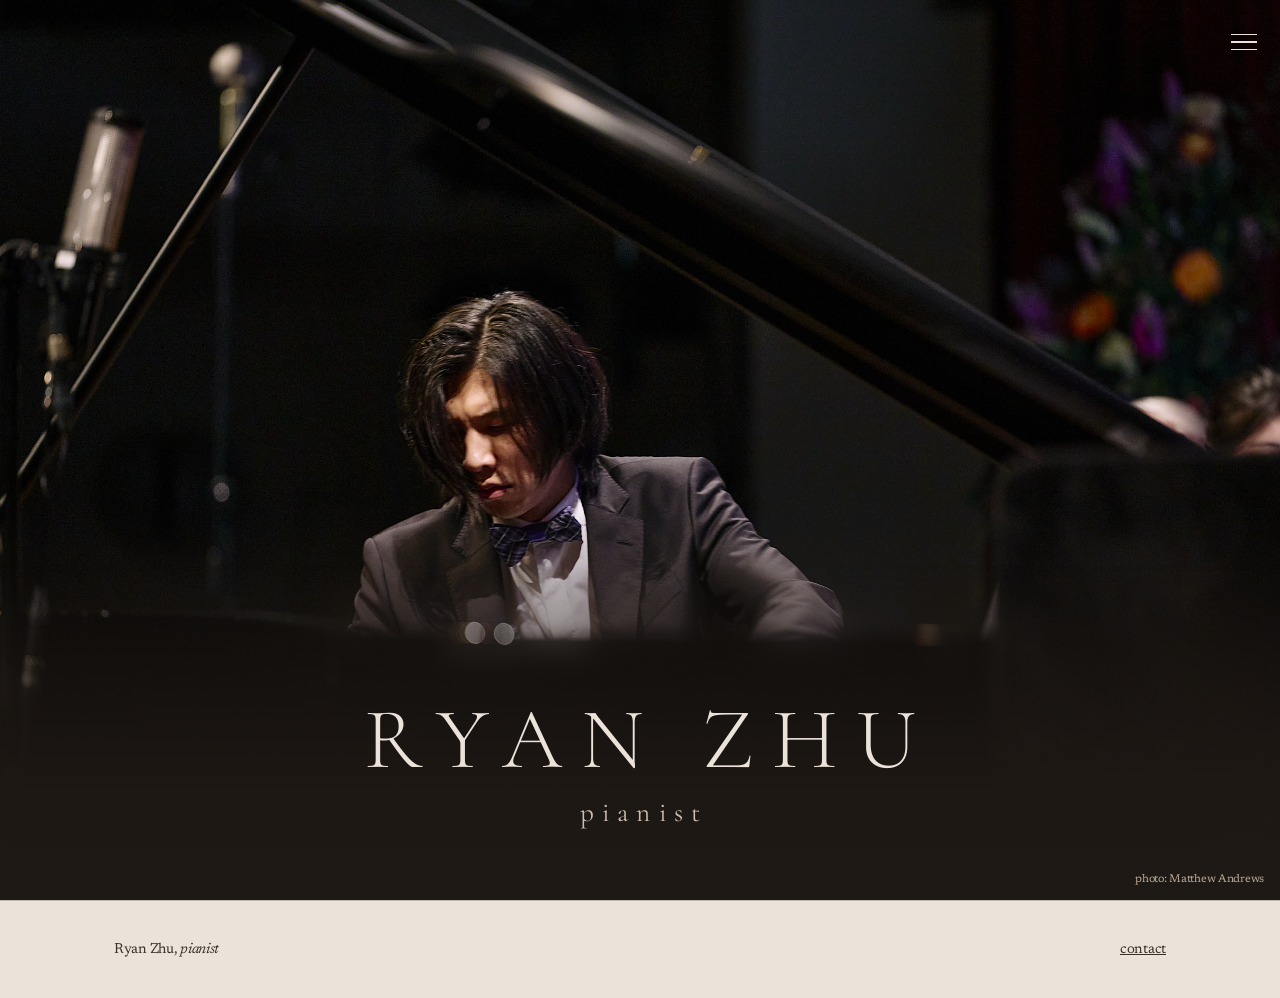
<file: index.html>
<!DOCTYPE html>
<html lang="en">
<head>
<meta charset="utf-8">
<meta name="viewport" content="width=device-width, initial-scale=1">
<title>Ryan Zhu, pianist</title>
<meta name="description" content="Ryan Zhu is a classical pianist available for concerts, recitals and collaborations.">
<link rel="preconnect" href="https://fonts.googleapis.com">
<link rel="preconnect" href="https://fonts.gstatic.com" crossorigin>
<link href="https://fonts.googleapis.com/css2?family=Cormorant+Garamond:ital,wght@0,300;0,400;0,500;1,400&family=Newsreader:opsz,wght@6..72,400&display=swap" rel="stylesheet">
<link rel="stylesheet" href="style.css?v=20261127j">
<script src="site.js?v=20261127j" defer></script>
</head>
<body class="home">
<a class="skip" href="#main">Skip to content</a>
<header class="over"><div class="wrap">
<a class="brand" href="index.html">Ryan Zhu, <em>pianist</em></a>
<button class="menu-btn" type="button" aria-expanded="false" aria-controls="site-menu" aria-label="Menu"><span></span><span></span><span></span></button>
<nav id="site-menu" class="menu-panel" aria-label="Main"><div class="menu-bg"></div><div class="wrap"><a href="index.html" aria-current="page">Home</a><a href="about.html">About</a><a href="performances.html">Performances</a><a href="repertoire.html">Repertoire</a><a href="recordings.html">Recordings</a><a href="media-kit.html">Media Kit</a><a href="contact.html">Contact</a></div></nav>
</div></header>
<main id="main">
<section class="hero-full" aria-label="Introduction">
<img src="hero-piano.jpg" alt="Ryan Zhu performing at the piano" class="photo">
<img src="hero-piano.jpg" alt="" class="photo soft">
<div class="fade"></div>
<div class="name"><h1>RYAN ZHU</h1><p>pianist</p></div>
<p class="credit">photo: Matthew Andrews</p>
</section>
</main>
<footer><div class="wrap">
<span>Ryan Zhu, <em>pianist</em></span>
<a href="contact.html">contact</a>
</div></footer>
</body>
</html>
</file>
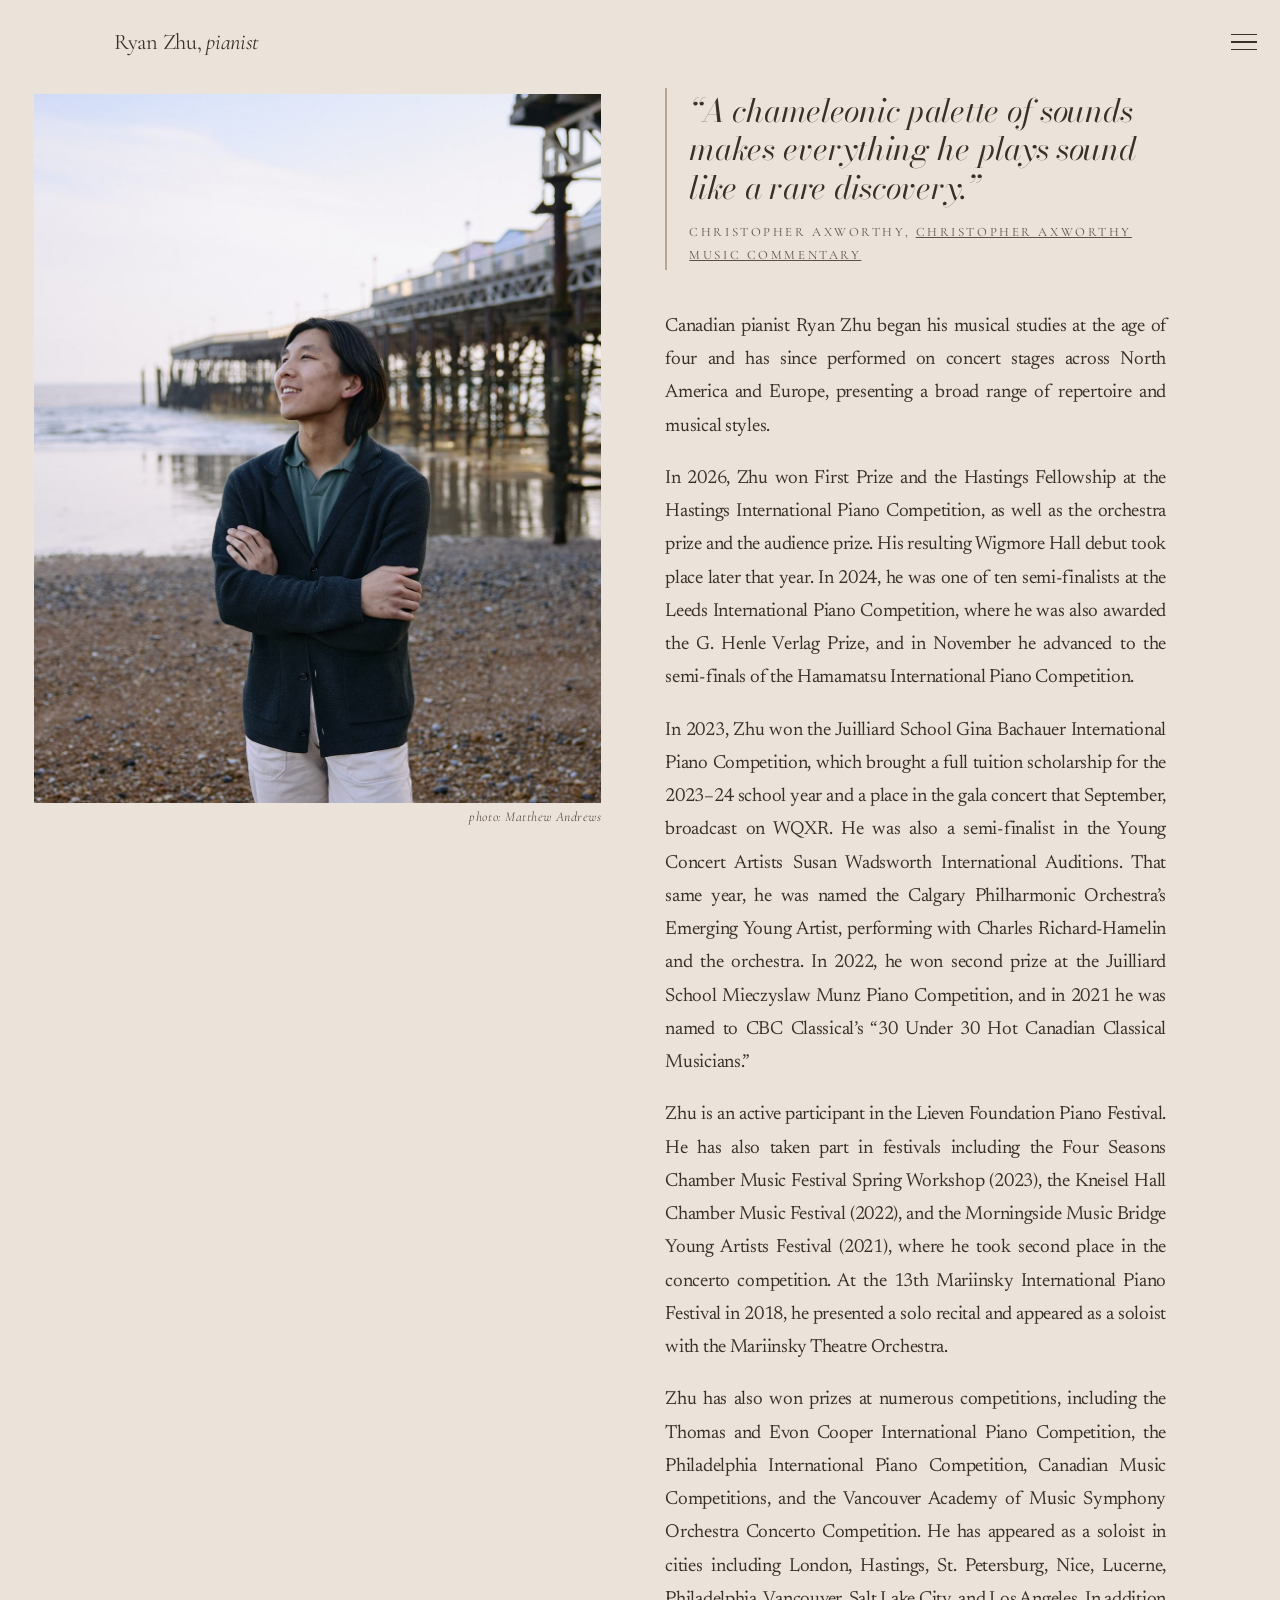
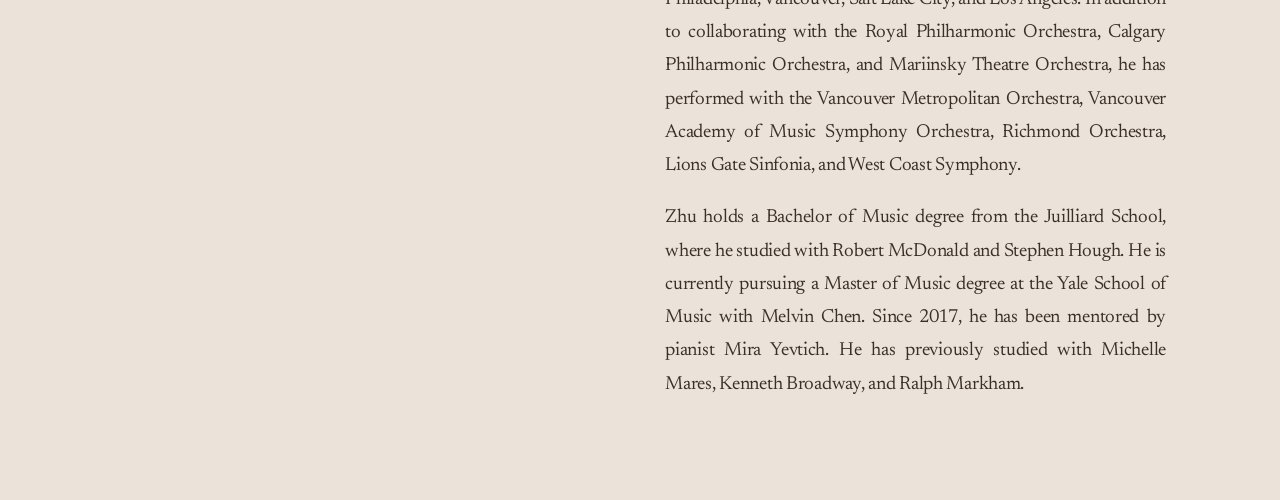
<file: about.html>
<!DOCTYPE html>
<html lang="en">
<head>
<meta charset="utf-8">
<meta name="viewport" content="width=device-width, initial-scale=1">
<title>About | Ryan Zhu, pianist</title>
<meta name="description" content="About Ryan Zhu, Canadian classical pianist: competitions, performances, training and teachers.">
<link rel="preconnect" href="https://fonts.googleapis.com">
<link rel="preconnect" href="https://fonts.gstatic.com" crossorigin>
<link href="https://fonts.googleapis.com/css2?family=Cormorant+Garamond:ital,wght@0,300;0,400;0,500;1,400&family=Newsreader:opsz,wght@6..72,400&family=Bodoni+Moda:ital,opsz,wght@1,6..96,400&display=swap" rel="stylesheet">
<link rel="stylesheet" href="style.css?v=20261127j">
<script src="site.js?v=20261127j" defer></script>
</head>
<body>
<a class="skip" href="#main">Skip to content</a>
<header><div class="wrap">
<a class="brand" href="index.html">Ryan Zhu, <em>pianist</em></a>
<button class="menu-btn" type="button" aria-expanded="false" aria-controls="site-menu" aria-label="Menu"><span></span><span></span><span></span></button>
<nav id="site-menu" class="menu-panel" aria-label="Main"><div class="menu-bg"></div><div class="wrap"><a href="index.html">Home</a><a href="about.html" aria-current="page">About</a><a href="performances.html">Performances</a><a href="repertoire.html">Repertoire</a><a href="recordings.html">Recordings</a><a href="media-kit.html">Media Kit</a><a href="contact.html">Contact</a></div></nav>
</div></header>
<main id="main">
<section class="about"><div class="wrap two">
<figure class="portrait"><img src="about-portrait.jpg" alt="Ryan Zhu on a pebble beach by a pier, arms crossed, smiling" width="1300" height="1444"><figcaption class="credit">photo: Matthew Andrews</figcaption></figure>
<div class="bio">
<h1 class="sr-only">About</h1>
<figure class="quote">
<blockquote><p>“A chameleonic palette of sounds makes everything he plays sound like a rare discovery.”</p></blockquote>
<figcaption>Christopher Axworthy, <a href="https://christopheraxworthymusiccommentary.com/2026/10/10/ryan-zhu-the-poet-of-the-piano-where-transcendental-difficulties-are-transformed-into-poetry-with-mastery-and-imagination/" target="_blank" rel="noopener">Christopher Axworthy Music Commentary</a></figcaption>
</figure>
<p>Canadian pianist Ryan Zhu began his musical studies at the age of four and has since performed on concert stages across North America and Europe, presenting a broad range of repertoire and musical styles.</p>
<p>In 2026, Zhu won First Prize and the Hastings Fellowship at the Hastings International Piano Competition, as well as the orchestra prize and the audience prize. His resulting Wigmore Hall debut took place later that year. In 2024, he was one of ten semi-finalists at the Leeds International Piano Competition, where he was also awarded the G. Henle Verlag Prize, and in November he advanced to the semi-finals of the Hamamatsu International Piano Competition.</p>
<p>In 2023, Zhu won the Juilliard School Gina Bachauer International Piano Competition, which brought a full tuition scholarship for the 2023–24 school year and a place in the gala concert that September, broadcast on WQXR. He was also a semi-finalist in the Young Concert Artists Susan Wadsworth International Auditions. That same year, he was named the Calgary Philharmonic Orchestra’s Emerging Young Artist, performing with Charles Richard-Hamelin and the orchestra. In 2022, he won second prize at the Juilliard School Mieczyslaw Munz Piano Competition, and in 2021 he was named to CBC Classical’s “30 Under 30 Hot Canadian Classical Musicians.”</p>
<p>Zhu is an active participant in the Lieven Foundation Piano Festival. He has also taken part in festivals including the Four Seasons Chamber Music Festival Spring Workshop (2023), the Kneisel Hall Chamber Music Festival (2022), and the Morningside Music Bridge Young Artists Festival (2021), where he took second place in the concerto competition. At the 13th Mariinsky International Piano Festival in 2018, he presented a solo recital and appeared as a soloist with the Mariinsky Theatre Orchestra.</p>
<p>Zhu has also won prizes at numerous competitions, including the Thomas and Evon Cooper International Piano Competition, the Philadelphia International Piano Competition, Canadian Music Competitions, and the Vancouver Academy of Music Symphony Orchestra Concerto Competition. He has appeared as a soloist in cities including London, Hastings, St. Petersburg, Nice, Lucerne, Philadelphia, Vancouver, Salt Lake City, and Los Angeles. In addition to collaborating with the Royal Philharmonic Orchestra, Calgary Philharmonic Orchestra, and Mariinsky Theatre Orchestra, he has performed with the Vancouver Metropolitan Orchestra, Vancouver Academy of Music Symphony Orchestra, Richmond Orchestra, Lions Gate Sinfonia, and West Coast Symphony.</p>
<p>Zhu holds a Bachelor of Music degree from the Juilliard School, where he studied with Robert McDonald and Stephen Hough. He is currently pursuing a Master of Music degree at the Yale School of Music with Melvin Chen. Since 2017, he has been mentored by pianist Mira Yevtich. He has previously studied with Michelle Mares, Kenneth Broadway, and Ralph Markham.</p>
<p class="photo-credit">photo: Matthew Andrews</p>
</div>
</div></section>
</main>
</body>
</html>
</file>
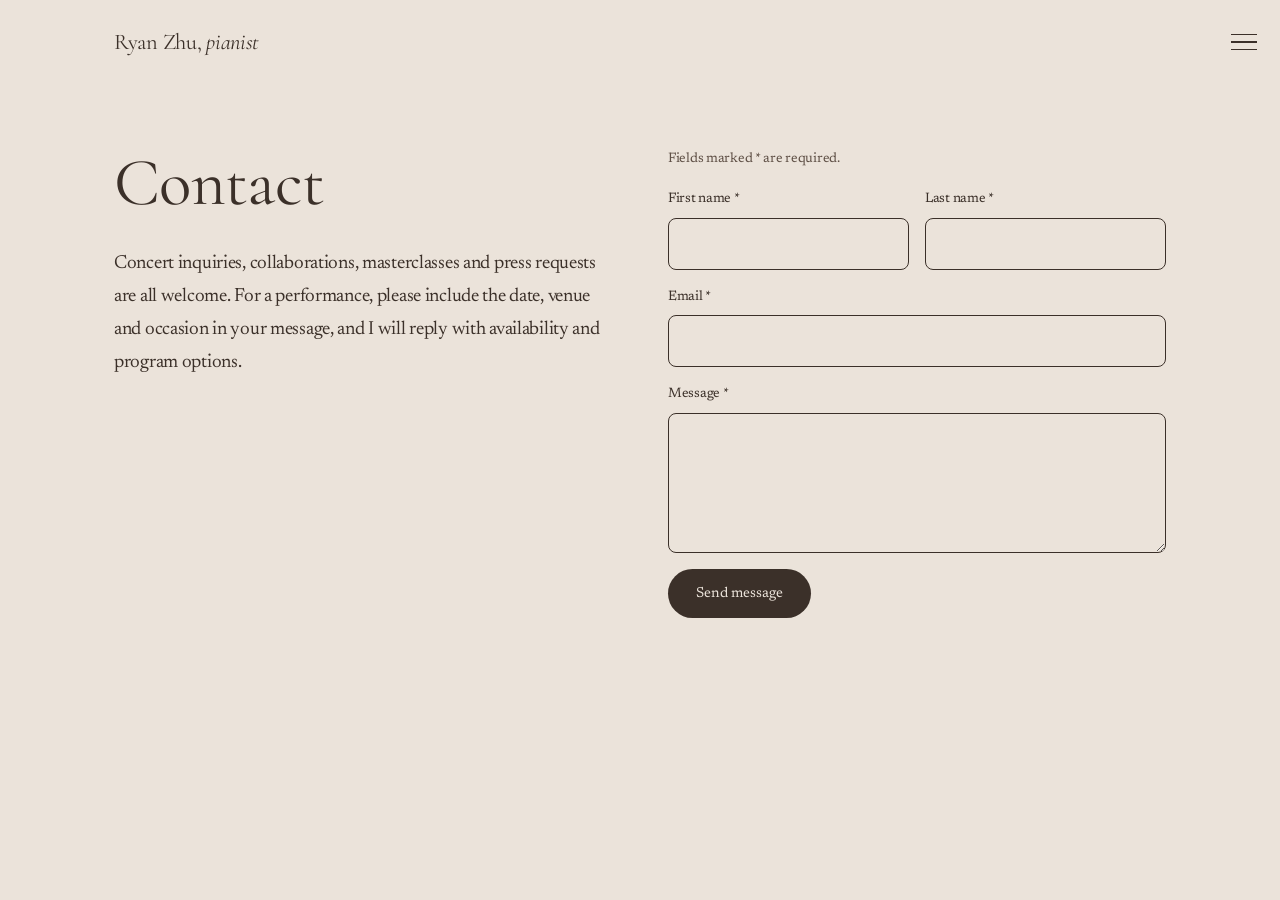
<file: contact.html>
<!DOCTYPE html>
<html lang="en">
<head>
<meta charset="utf-8">
<meta name="viewport" content="width=device-width, initial-scale=1">
<title>Contact | Ryan Zhu, pianist</title>
<meta name="description" content="Contact pianist Ryan Zhu about concerts, recitals, collaborations, masterclasses and press.">
<link rel="preconnect" href="https://fonts.googleapis.com">
<link rel="preconnect" href="https://fonts.gstatic.com" crossorigin>
<link href="https://fonts.googleapis.com/css2?family=Cormorant+Garamond:ital,wght@0,300;0,400;0,500;1,400&family=Newsreader:opsz,wght@6..72,400&display=swap" rel="stylesheet">
<link rel="stylesheet" href="style.css?v=20261127j">
<script src="site.js?v=20261127j" defer></script>
</head>
<body>
<a class="skip" href="#main">Skip to content</a>
<header><div class="wrap">
<a class="brand" href="index.html">Ryan Zhu, <em>pianist</em></a>
<button class="menu-btn" type="button" aria-expanded="false" aria-controls="site-menu" aria-label="Menu"><span></span><span></span><span></span></button>
<nav id="site-menu" class="menu-panel" aria-label="Main"><div class="menu-bg"></div><div class="wrap"><a href="index.html">Home</a><a href="about.html">About</a><a href="performances.html">Performances</a><a href="repertoire.html">Repertoire</a><a href="recordings.html">Recordings</a><a href="media-kit.html">Media Kit</a><a href="contact.html" aria-current="page">Contact</a></div></nav>
</div></header>
<main id="main">
<section id="contact"><div class="wrap two">
<div>
<h1>Contact</h1>
<p>Concert inquiries, collaborations, masterclasses and press requests are all welcome. For a performance, please include the date, venue and occasion in your message, and I will reply with availability and program options.</p>
</div>
<form action="https://formspree.io/f/mljbvvgq" method="POST">
<input type="hidden" name="_subject" value="New inquiry from ryanzhupiano.com">
<p class="note">Fields marked * are required.</p>
<div class="row">
<label><span>First name<span aria-hidden="true"> *</span></span><input name="first" required autocomplete="given-name"></label>
<label><span>Last name<span aria-hidden="true"> *</span></span><input name="last" required autocomplete="family-name"></label>
</div>
<label><span>Email<span aria-hidden="true"> *</span></span><input type="email" name="email" required autocomplete="email"></label>
<label><span>Message<span aria-hidden="true"> *</span></span><textarea name="message" required></textarea></label>
<button class="btn" type="submit" style="justify-self:start">Send message</button>
</form>
</div></section>
</main>
</body>
</html>
</file>
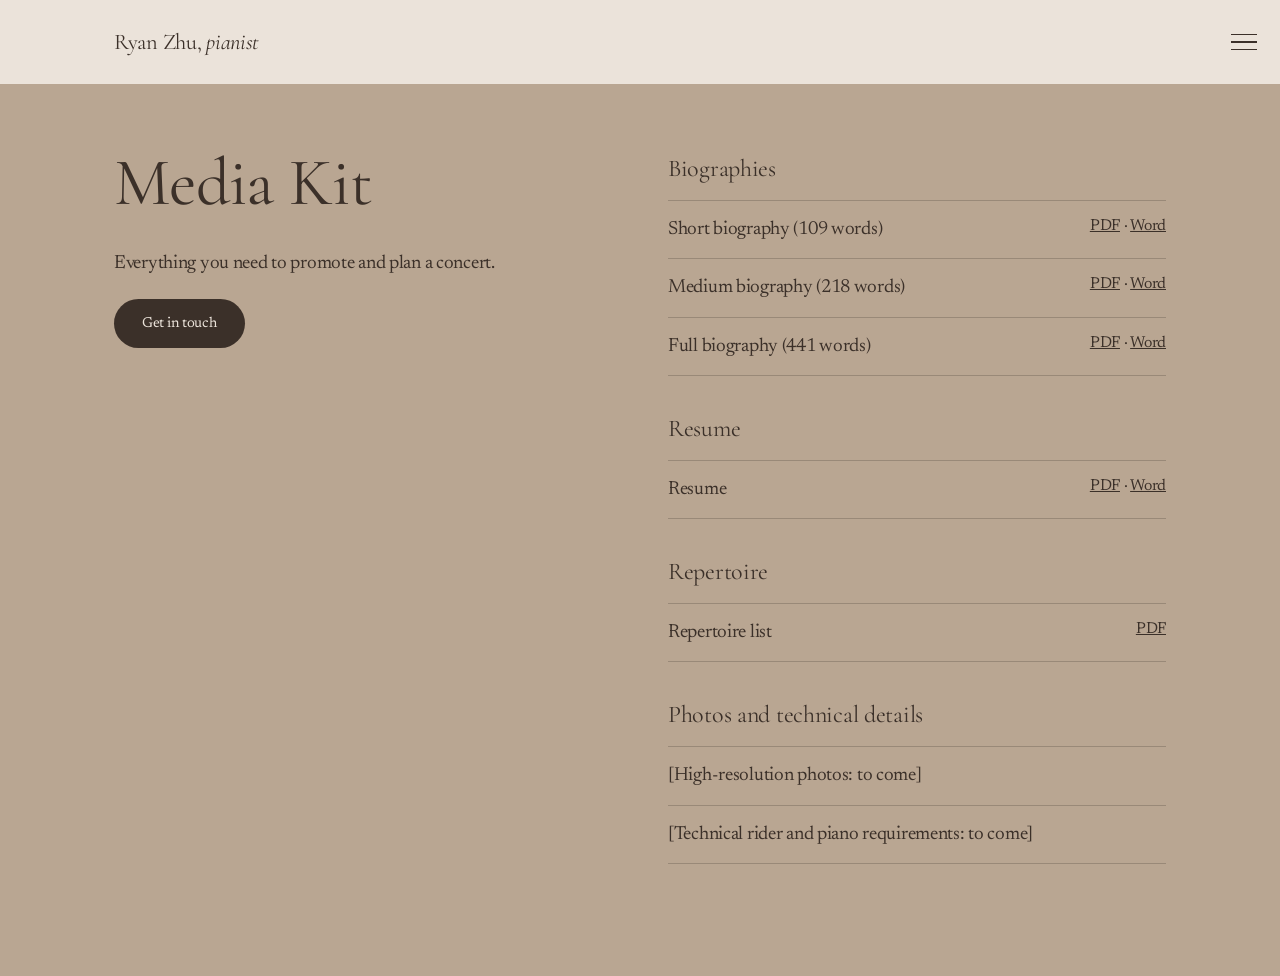
<file: media-kit.html>
<!DOCTYPE html>
<html lang="en">
<head>
<meta charset="utf-8">
<meta name="viewport" content="width=device-width, initial-scale=1">
<title>Media Kit | Ryan Zhu, pianist</title>
<meta name="description" content="Media kit for concert organizers: biographies, repertoire list and planning materials for pianist Ryan Zhu.">
<link rel="preconnect" href="https://fonts.googleapis.com">
<link rel="preconnect" href="https://fonts.gstatic.com" crossorigin>
<link href="https://fonts.googleapis.com/css2?family=Cormorant+Garamond:ital,wght@0,300;0,400;0,500;1,400&family=Newsreader:opsz,wght@6..72,400&display=swap" rel="stylesheet">
<link rel="stylesheet" href="style.css?v=20261127j">
<script src="site.js?v=20261127j" defer></script>
</head>
<body>
<a class="skip" href="#main">Skip to content</a>
<header><div class="wrap">
<a class="brand" href="index.html">Ryan Zhu, <em>pianist</em></a>
<button class="menu-btn" type="button" aria-expanded="false" aria-controls="site-menu" aria-label="Menu"><span></span><span></span><span></span></button>
<nav id="site-menu" class="menu-panel" aria-label="Main"><div class="menu-bg"></div><div class="wrap"><a href="index.html">Home</a><a href="about.html">About</a><a href="performances.html">Performances</a><a href="repertoire.html">Repertoire</a><a href="recordings.html">Recordings</a><a href="media-kit.html" aria-current="page">Media Kit</a><a href="contact.html">Contact</a></div></nav>
</div></header>
<main id="main">
<div class="band"><div class="wrap two">
<div>
<h1>Media Kit</h1>
<p>Everything you need to promote and plan a concert.</p>
<a class="btn" href="contact.html">Get in touch</a>
</div>
<div>
<div class="kit-group"><h3>Biographies</h3><ul class="kit"><li><span>Short biography (109 words)</span><small><a href="Ryan-Zhu-Bio-109-words.pdf" download>PDF</a> · <a href="Ryan-Zhu-Bio-109-words.docx" download>Word</a></small></li><li><span>Medium biography (218 words)</span><small><a href="Ryan-Zhu-Bio-218-words.pdf" download>PDF</a> · <a href="Ryan-Zhu-Bio-218-words.docx" download>Word</a></small></li><li><span>Full biography (441 words)</span><small><a href="Ryan-Zhu-Bio-441-words.pdf" download>PDF</a> · <a href="Ryan-Zhu-Bio-441-words.docx" download>Word</a></small></li></ul></div>
<div class="kit-group"><h3>Resume</h3><ul class="kit"><li><span>Resume</span><small><a href="Ryan-Zhu-Resume.pdf" download>PDF</a> · <a href="Ryan-Zhu-Resume.docx" download>Word</a></small></li></ul></div>
<div class="kit-group"><h3>Repertoire</h3><ul class="kit"><li><span>Repertoire list</span><small><a href="Ryan-Zhu-Repertoire-List.pdf" download>PDF</a></small></li></ul></div>
<div class="kit-group"><h3>Photos and technical details</h3><ul class="kit"><li>[High-resolution photos: to come]</li><li>[Technical rider and piano requirements: to come]</li></ul></div>
</div>
</div></div>
</main>
</body>
</html>
</file>
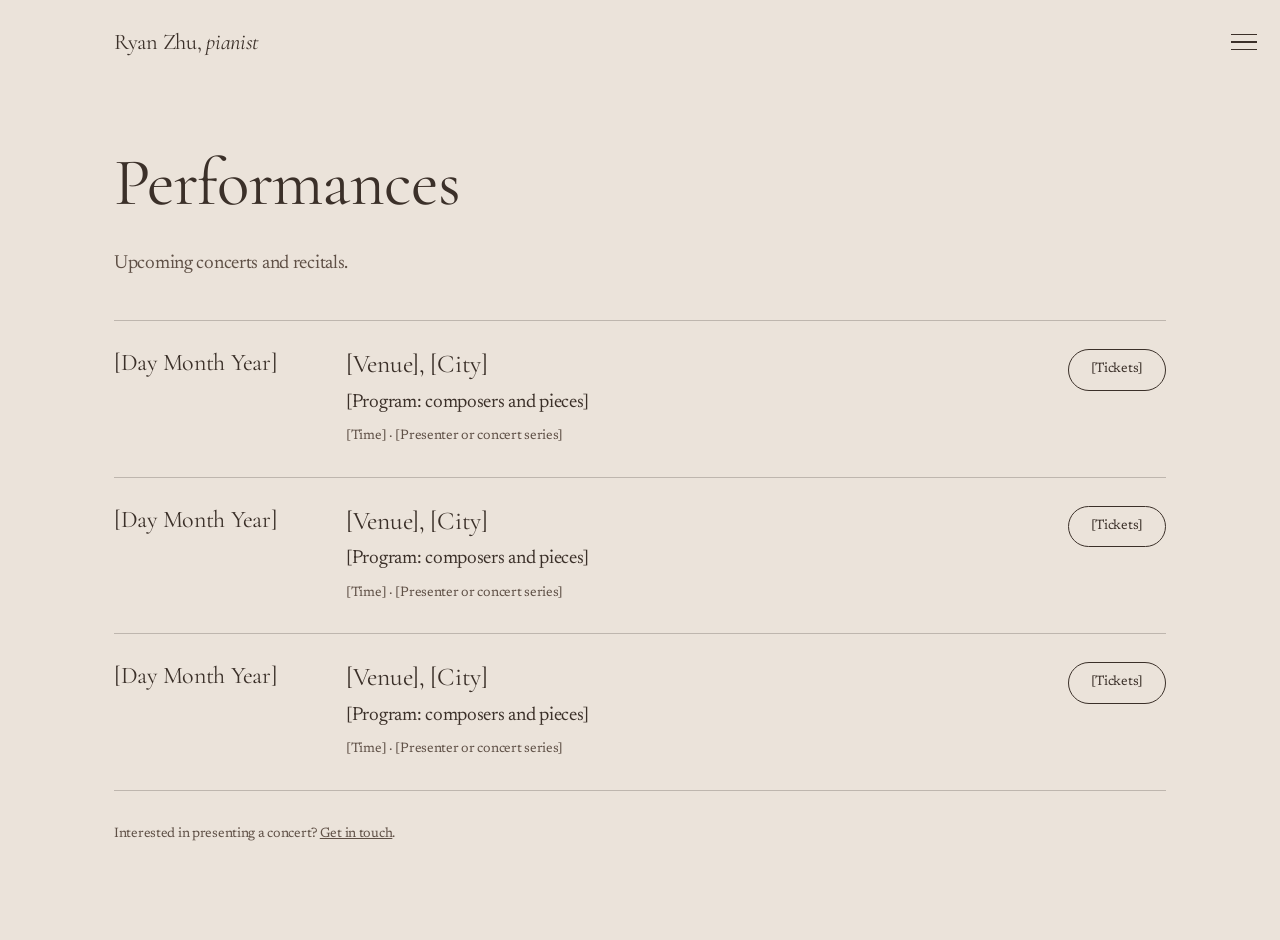
<file: performances.html>
<!DOCTYPE html>
<html lang="en">
<head>
<meta charset="utf-8">
<meta name="viewport" content="width=device-width, initial-scale=1">
<title>Performances | Ryan Zhu, pianist</title>
<meta name="description" content="Upcoming concerts and performances by pianist Ryan Zhu.">
<link rel="preconnect" href="https://fonts.googleapis.com">
<link rel="preconnect" href="https://fonts.gstatic.com" crossorigin>
<link href="https://fonts.googleapis.com/css2?family=Cormorant+Garamond:ital,wght@0,300;0,400;0,500;1,400&family=Newsreader:opsz,wght@6..72,400&display=swap" rel="stylesheet">
<link rel="stylesheet" href="style.css?v=20261127j">
<script src="site.js?v=20261127j" defer></script>
</head>
<body>
<a class="skip" href="#main">Skip to content</a>
<header><div class="wrap">
<a class="brand" href="index.html">Ryan Zhu, <em>pianist</em></a>
<button class="menu-btn" type="button" aria-expanded="false" aria-controls="site-menu" aria-label="Menu"><span></span><span></span><span></span></button>
<nav id="site-menu" class="menu-panel" aria-label="Main"><div class="menu-bg"></div><div class="wrap"><a href="index.html">Home</a><a href="about.html">About</a><a href="performances.html" aria-current="page">Performances</a><a href="repertoire.html">Repertoire</a><a href="recordings.html">Recordings</a><a href="media-kit.html">Media Kit</a><a href="contact.html">Contact</a></div></nav>
</div></header>
<main id="main">
<section><div class="wrap">
<h1>Performances</h1>
<p class="lede">Upcoming concerts and recitals.</p>
<ul class="events">
<li>
<p class="ev-date">[Day Month Year]</p>
<div class="ev-info"><h2>[Venue], [City]</h2><p>[Program: composers and pieces]</p><p class="note">[Time] &middot; [Presenter or concert series]</p></div>
<a class="pill" href="#">[Tickets]</a>
</li>
<li>
<p class="ev-date">[Day Month Year]</p>
<div class="ev-info"><h2>[Venue], [City]</h2><p>[Program: composers and pieces]</p><p class="note">[Time] &middot; [Presenter or concert series]</p></div>
<a class="pill" href="#">[Tickets]</a>
</li>
<li>
<p class="ev-date">[Day Month Year]</p>
<div class="ev-info"><h2>[Venue], [City]</h2><p>[Program: composers and pieces]</p><p class="note">[Time] &middot; [Presenter or concert series]</p></div>
<a class="pill" href="#">[Tickets]</a>
</li>
</ul>
<p class="note" style="margin-top:32px">Interested in presenting a concert? <a href="contact.html">Get in touch</a>.</p>
</div></section>
</main>
</body>
</html>
</file>
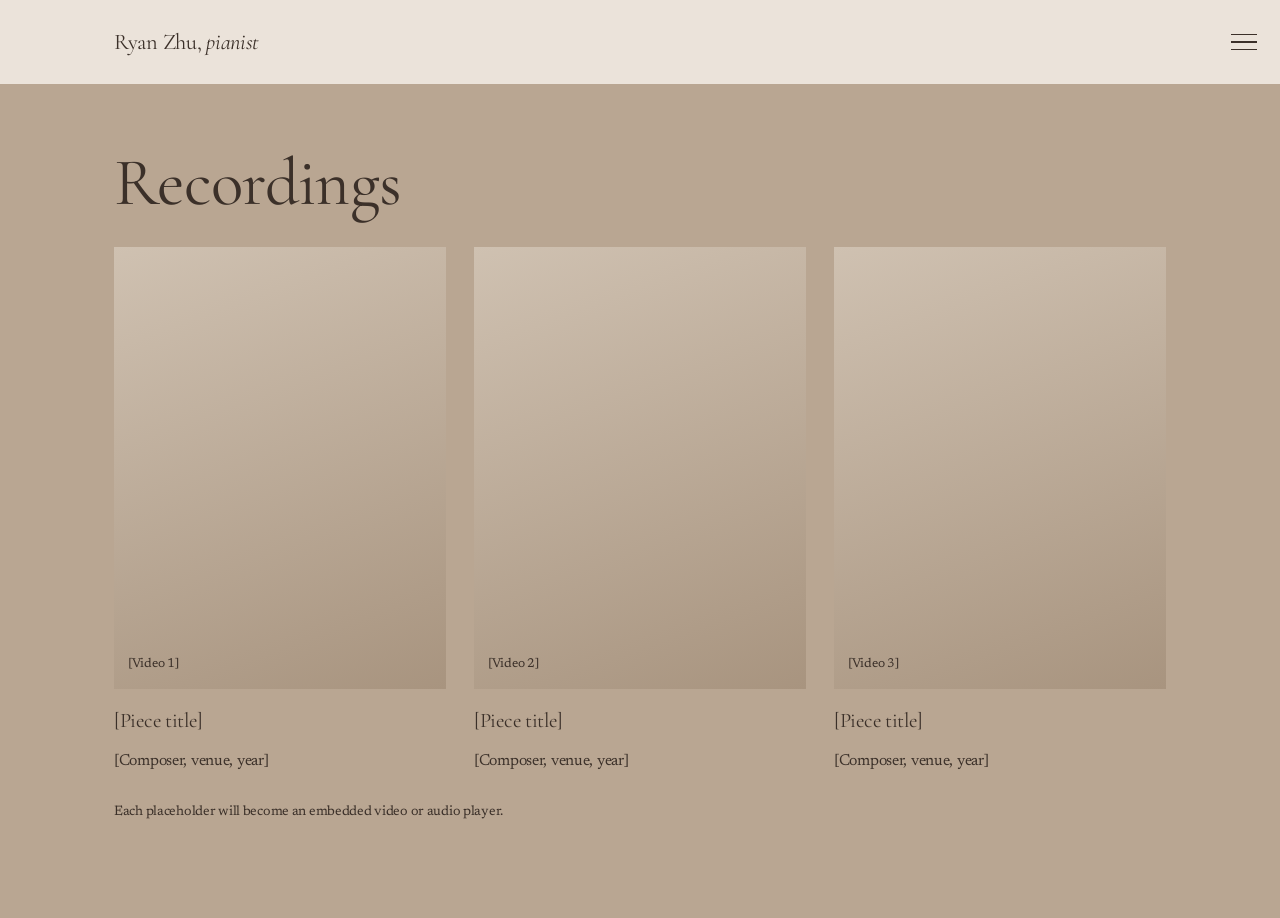
<file: recordings.html>
<!DOCTYPE html>
<html lang="en">
<head>
<meta charset="utf-8">
<meta name="viewport" content="width=device-width, initial-scale=1">
<title>Recordings | Ryan Zhu, pianist</title>
<meta name="description" content="Recordings and videos of pianist Ryan Zhu.">
<link rel="preconnect" href="https://fonts.googleapis.com">
<link rel="preconnect" href="https://fonts.gstatic.com" crossorigin>
<link href="https://fonts.googleapis.com/css2?family=Cormorant+Garamond:ital,wght@0,300;0,400;0,500;1,400&family=Newsreader:opsz,wght@6..72,400&display=swap" rel="stylesheet">
<link rel="stylesheet" href="style.css?v=20261127j">
<script src="site.js?v=20261127j" defer></script>
</head>
<body>
<a class="skip" href="#main">Skip to content</a>
<header><div class="wrap">
<a class="brand" href="index.html">Ryan Zhu, <em>pianist</em></a>
<button class="menu-btn" type="button" aria-expanded="false" aria-controls="site-menu" aria-label="Menu"><span></span><span></span><span></span></button>
<nav id="site-menu" class="menu-panel" aria-label="Main"><div class="menu-bg"></div><div class="wrap"><a href="index.html">Home</a><a href="about.html">About</a><a href="performances.html">Performances</a><a href="repertoire.html">Repertoire</a><a href="recordings.html" aria-current="page">Recordings</a><a href="media-kit.html">Media Kit</a><a href="contact.html">Contact</a></div></nav>
</div></header>
<main id="main">
<div class="band"><div class="wrap">
<h1>Recordings</h1>
<div class="three">
<div><div class="ph">[Video 1]</div><h3>[Piece title]</h3><small>[Composer, venue, year]</small></div>
<div><div class="ph">[Video 2]</div><h3>[Piece title]</h3><small>[Composer, venue, year]</small></div>
<div><div class="ph">[Video 3]</div><h3>[Piece title]</h3><small>[Composer, venue, year]</small></div>
</div>
<p class="note" style="margin-top:24px">Each placeholder will become an embedded video or audio player.</p>
</div></div>
</main>
</body>
</html>
</file>
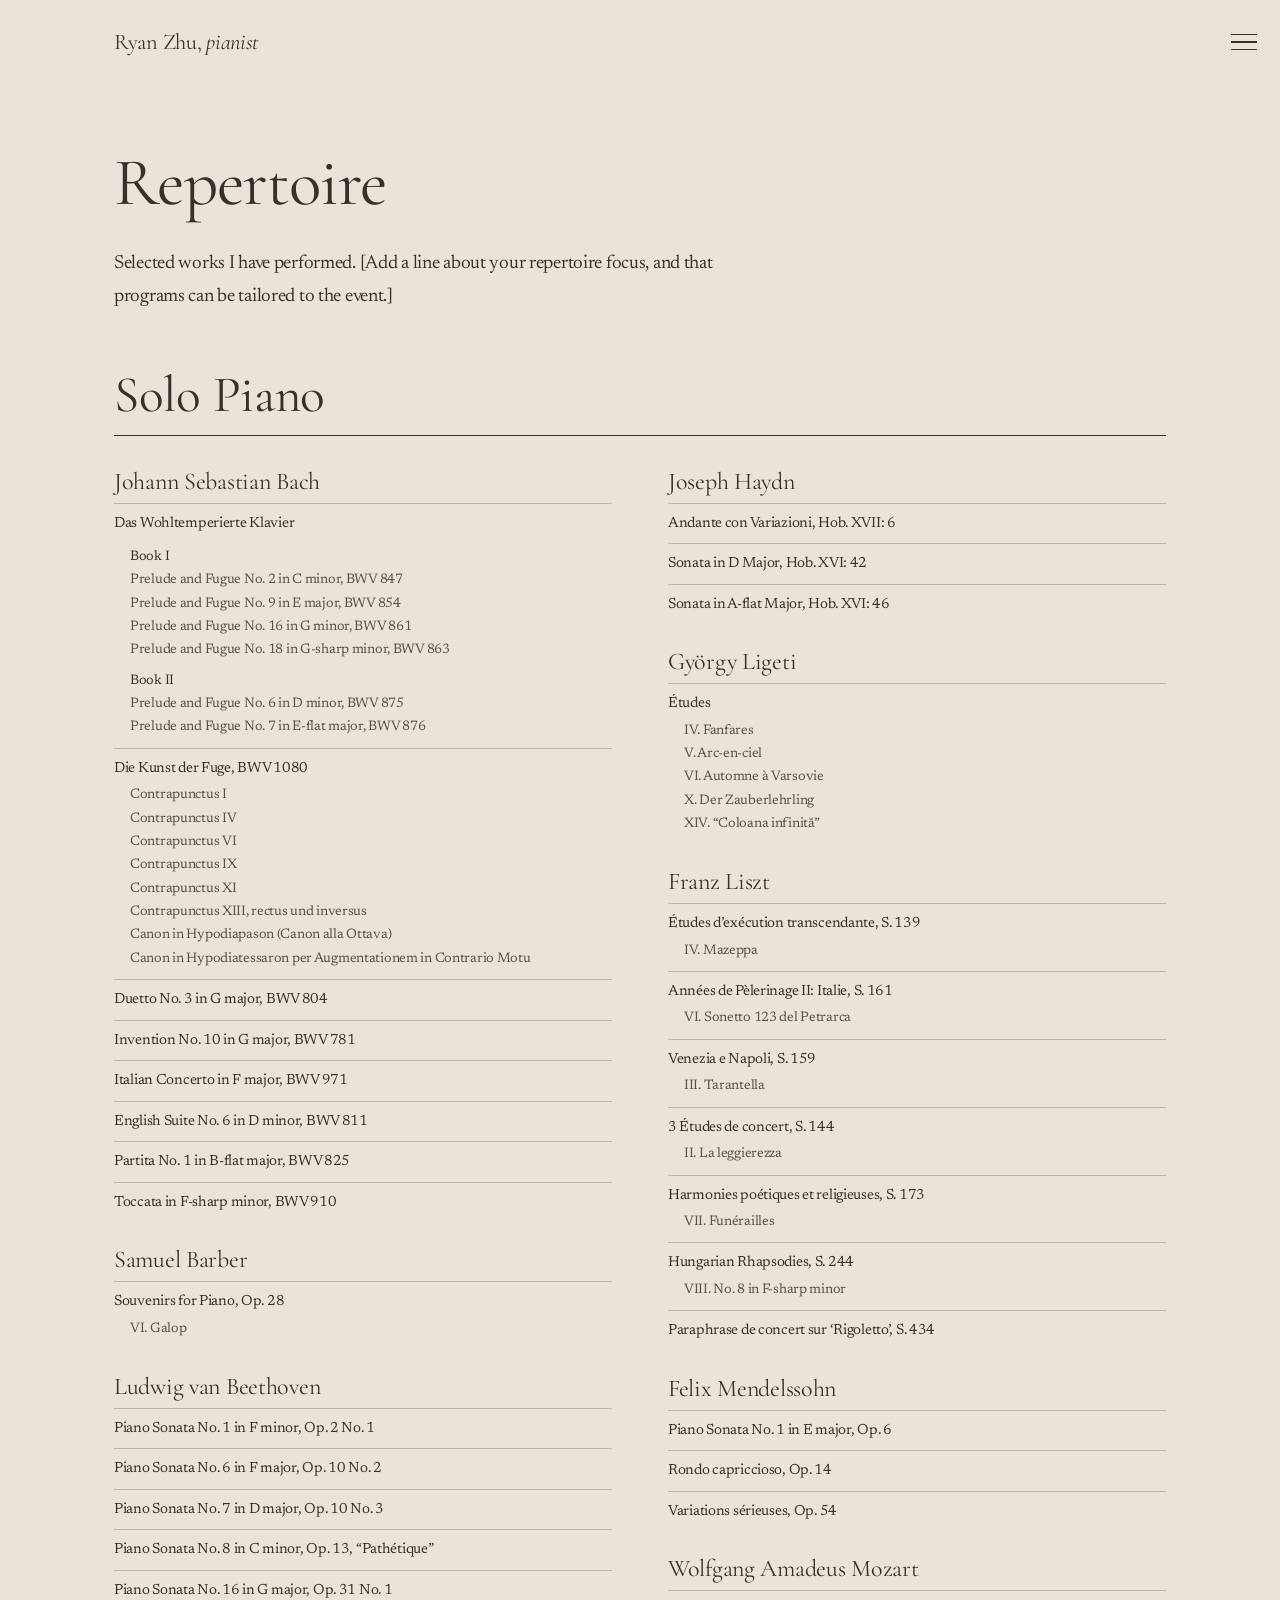
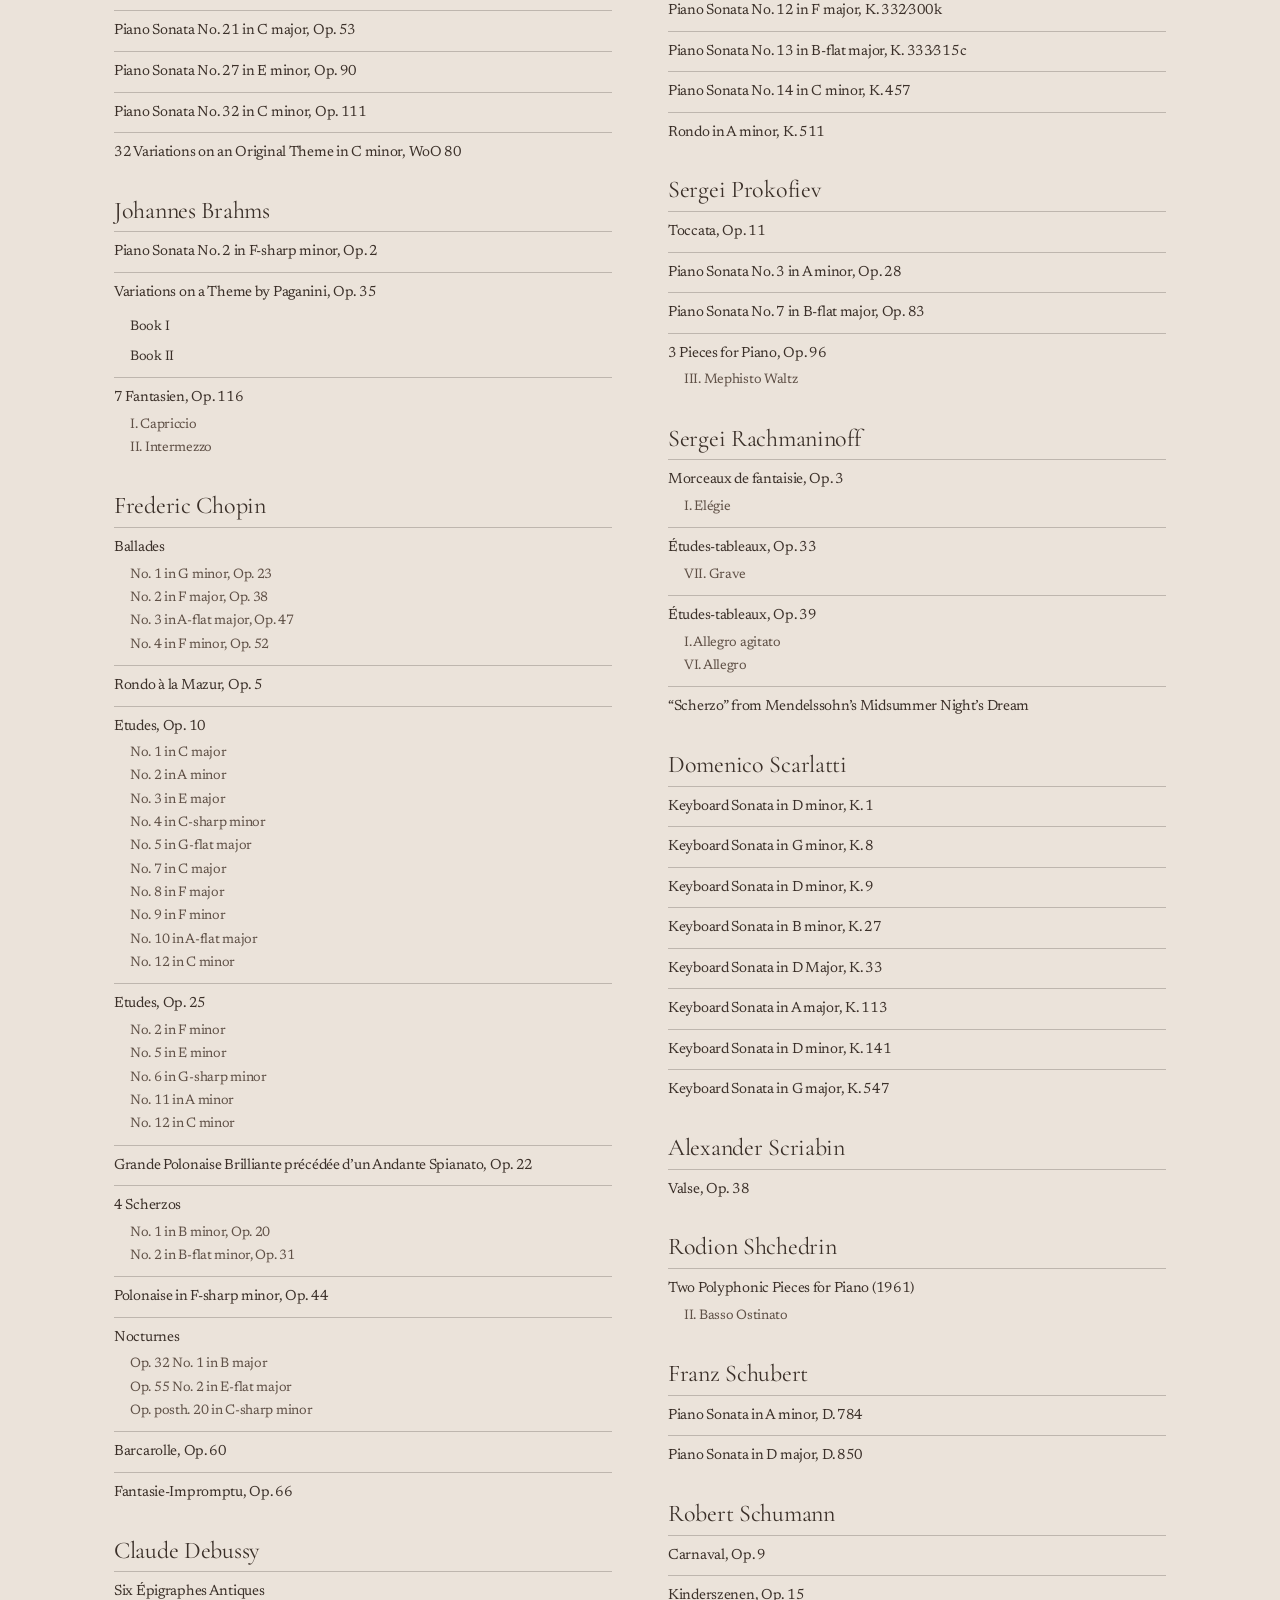
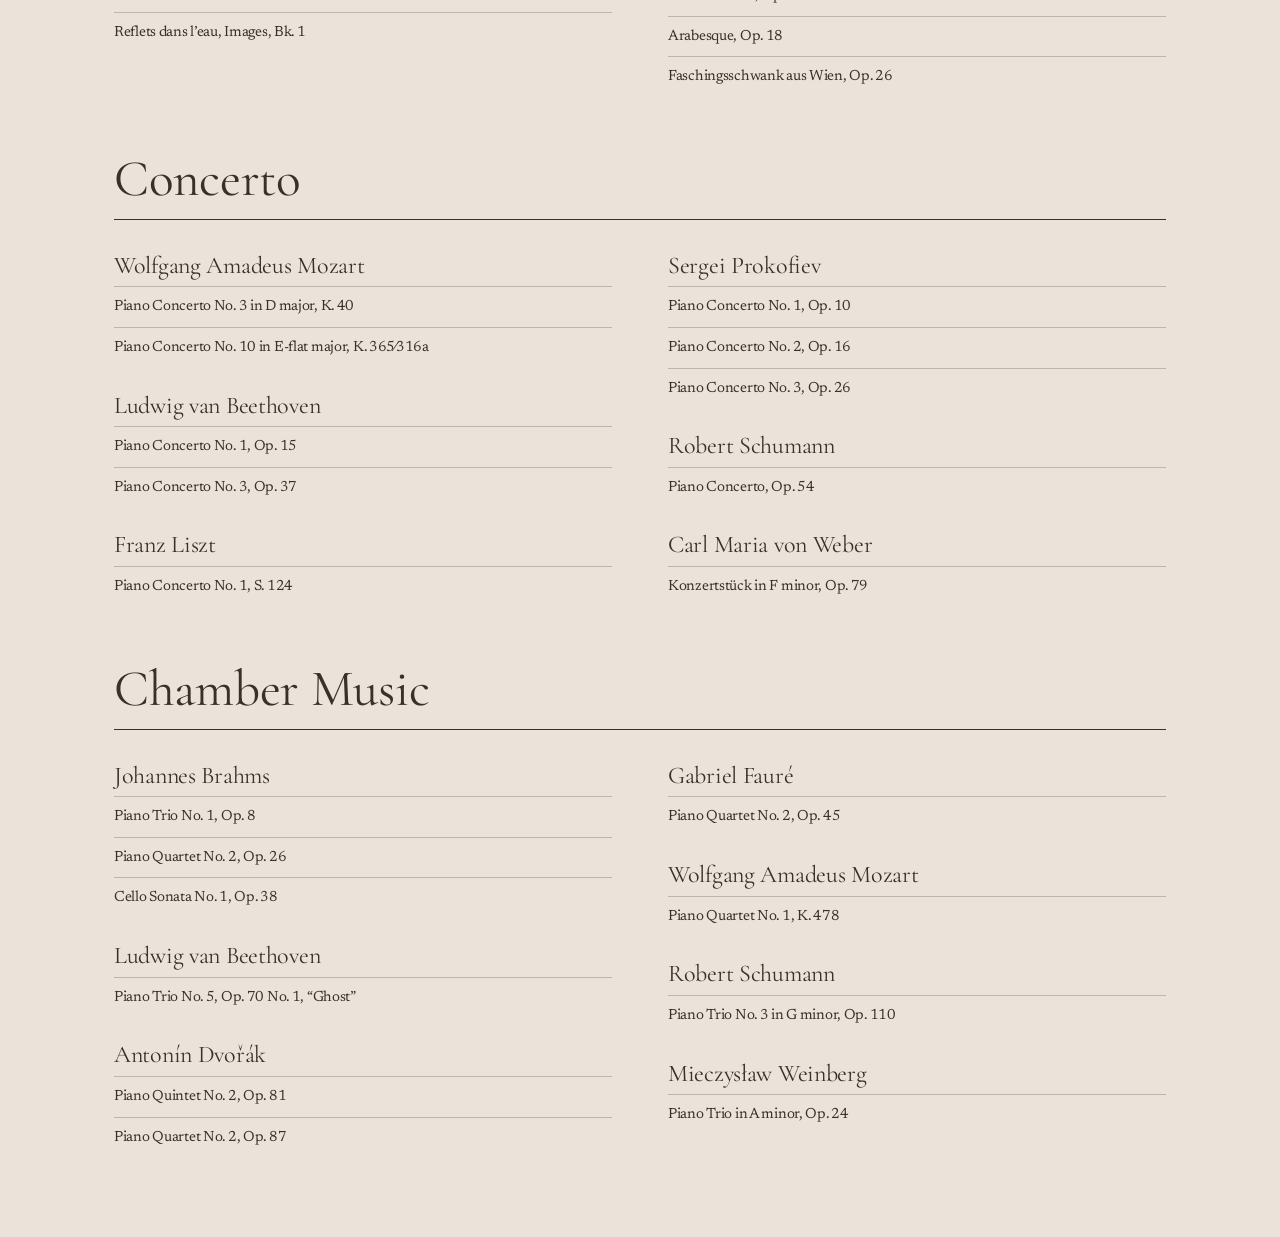
<file: repertoire.html>
<!DOCTYPE html>
<html lang="en">
<head>
<meta charset="utf-8">
<meta name="viewport" content="width=device-width, initial-scale=1">
<title>Repertoire | Ryan Zhu, pianist</title>
<meta name="description" content="Solo, concerto and chamber music repertoire of pianist Ryan Zhu.">
<link rel="preconnect" href="https://fonts.googleapis.com">
<link rel="preconnect" href="https://fonts.gstatic.com" crossorigin>
<link href="https://fonts.googleapis.com/css2?family=Cormorant+Garamond:ital,wght@0,300;0,400;0,500;1,400&family=Newsreader:opsz,wght@6..72,400&display=swap" rel="stylesheet">
<link rel="stylesheet" href="style.css?v=20261127j">
<script src="site.js?v=20261127j" defer></script>
</head>
<body>
<a class="skip" href="#main">Skip to content</a>
<header><div class="wrap">
<a class="brand" href="index.html">Ryan Zhu, <em>pianist</em></a>
<button class="menu-btn" type="button" aria-expanded="false" aria-controls="site-menu" aria-label="Menu"><span></span><span></span><span></span></button>
<nav id="site-menu" class="menu-panel" aria-label="Main"><div class="menu-bg"></div><div class="wrap"><a href="index.html">Home</a><a href="about.html">About</a><a href="performances.html">Performances</a><a href="repertoire.html" aria-current="page">Repertoire</a><a href="recordings.html">Recordings</a><a href="media-kit.html">Media Kit</a><a href="contact.html">Contact</a></div></nav>
</div></header>
<main id="main">
<section><div class="wrap">
<h1>Repertoire</h1>
<p>Selected works I have performed. [Add a line about your repertoire focus, and that programs can be tailored to the event.]</p>
<div class="rep-sec"><h2>Solo Piano</h2><div class="comps"><div class="comp"><h3>Johann Sebastian Bach</h3><ul><li>Das Wohltemperierte Klavier<ul><li class="bk">Book I</li><li>Prelude and Fugue No. 2 in C minor, BWV 847</li><li>Prelude and Fugue No. 9 in E major, BWV 854</li><li>Prelude and Fugue No. 16 in G minor, BWV 861</li><li>Prelude and Fugue No. 18 in G-sharp minor, BWV 863</li><li class="bk">Book II</li><li>Prelude and Fugue No. 6 in D minor, BWV 875</li><li>Prelude and Fugue No. 7 in E-flat major, BWV 876</li></ul></li><li>Die Kunst der Fuge, BWV 1080<ul><li>Contrapunctus I</li><li>Contrapunctus IV</li><li>Contrapunctus VI</li><li>Contrapunctus IX</li><li>Contrapunctus XI</li><li>Contrapunctus XIII, rectus und inversus</li><li>Canon in Hypodiapason (Canon alla Ottava)</li><li>Canon in Hypodiatessaron per Augmentationem in Contrario Motu</li></ul></li><li>Duetto No. 3 in G major, BWV 804</li><li>Invention No. 10 in G major, BWV 781</li><li>Italian Concerto in F major, BWV 971</li><li>English Suite No. 6 in D minor, BWV 811</li><li>Partita No. 1 in B-flat major, BWV 825</li><li>Toccata in F-sharp minor, BWV 910</li></ul></div><div class="comp"><h3>Samuel Barber</h3><ul><li>Souvenirs for Piano, Op. 28<ul><li>VI. Galop</li></ul></li></ul></div><div class="comp"><h3>Ludwig van Beethoven</h3><ul><li>Piano Sonata No. 1 in F minor, Op. 2 No. 1</li><li>Piano Sonata No. 6 in F major, Op. 10 No. 2</li><li>Piano Sonata No. 7 in D major, Op. 10 No. 3</li><li>Piano Sonata No. 8 in C minor, Op. 13, “Pathétique”</li><li>Piano Sonata No. 16 in G major, Op. 31 No. 1</li><li>Piano Sonata No. 21 in C major, Op. 53</li><li>Piano Sonata No. 27 in E minor, Op. 90</li><li>Piano Sonata No. 32 in C minor, Op. 111</li><li>32 Variations on an Original Theme in C minor, WoO 80</li></ul></div><div class="comp"><h3>Johannes Brahms</h3><ul><li>Piano Sonata No. 2 in F-sharp minor, Op. 2</li><li>Variations on a Theme by Paganini, Op. 35<ul><li class="bk">Book I</li><li class="bk">Book II</li></ul></li><li>7 Fantasien, Op. 116<ul><li>I. Capriccio</li><li>II. Intermezzo</li></ul></li></ul></div><div class="comp"><h3>Frederic Chopin</h3><ul><li>Ballades<ul><li>No. 1 in G minor, Op. 23</li><li>No. 2 in F major, Op. 38</li><li>No. 3 in A-flat major, Op. 47</li><li>No. 4 in F minor, Op. 52</li></ul></li><li>Rondo à la Mazur, Op. 5</li><li>Etudes, Op. 10<ul><li>No. 1 in C major</li><li>No. 2 in A minor</li><li>No. 3 in E major</li><li>No. 4 in C-sharp minor</li><li>No. 5 in G-flat major</li><li>No. 7 in C major</li><li>No. 8 in F major</li><li>No. 9 in F minor</li><li>No. 10 in A-flat major</li><li>No. 12 in C minor</li></ul></li><li>Etudes, Op. 25<ul><li>No. 2 in F minor</li><li>No. 5 in E minor</li><li>No. 6 in G-sharp minor</li><li>No. 11 in A minor</li><li>No. 12 in C minor</li></ul></li><li>Grande Polonaise Brilliante précédée d’un Andante Spianato, Op. 22</li><li>4 Scherzos<ul><li>No. 1 in B minor, Op. 20</li><li>No. 2 in B-flat minor, Op. 31</li></ul></li><li>Polonaise in F-sharp minor, Op. 44</li><li>Nocturnes<ul><li>Op. 32 No. 1 in B major</li><li>Op. 55 No. 2 in E-flat major</li><li>Op. posth. 20 in C-sharp minor</li></ul></li><li>Barcarolle, Op. 60</li><li>Fantasie-Impromptu, Op. 66</li></ul></div><div class="comp"><h3>Claude Debussy</h3><ul><li>Six Épigraphes Antiques</li><li>Reflets dans l’eau, Images, Bk. 1</li></ul></div><div class="comp"><h3>Joseph Haydn</h3><ul><li>Andante con Variazioni, Hob. XVII: 6</li><li>Sonata in D Major, Hob. XVI: 42</li><li>Sonata in A-flat Major, Hob. XVI: 46</li></ul></div><div class="comp"><h3>György Ligeti</h3><ul><li>Études<ul><li>IV. Fanfares</li><li>V. Arc-en-ciel</li><li>VI. Automne à Varsovie</li><li>X. Der Zauberlehrling</li><li>XIV. “Coloana infinită”</li></ul></li></ul></div><div class="comp"><h3>Franz Liszt</h3><ul><li>Études d’exécution transcendante, S. 139<ul><li>IV. Mazeppa</li></ul></li><li>Années de Pèlerinage II: Italie, S. 161<ul><li>VI. Sonetto 123 del Petrarca</li></ul></li><li>Venezia e Napoli, S. 159<ul><li>III. Tarantella</li></ul></li><li>3 Études de concert, S. 144<ul><li>II. La leggierezza</li></ul></li><li>Harmonies poétiques et religieuses, S. 173<ul><li>VII. Funérailles</li></ul></li><li>Hungarian Rhapsodies, S. 244<ul><li>VIII. No. 8 in F-sharp minor</li></ul></li><li>Paraphrase de concert sur ‘Rigoletto’, S. 434</li></ul></div><div class="comp"><h3>Felix Mendelssohn</h3><ul><li>Piano Sonata No. 1 in E major, Op. 6</li><li>Rondo capriccioso, Op. 14</li><li>Variations sérieuses, Op. 54</li></ul></div><div class="comp"><h3>Wolfgang Amadeus Mozart</h3><ul><li>Piano Sonata No. 12 in F major, K. 332∕300k</li><li>Piano Sonata No. 13 in B-flat major, K. 333∕315c</li><li>Piano Sonata No. 14 in C minor, K. 457</li><li>Rondo in A minor, K. 511</li></ul></div><div class="comp"><h3>Sergei Prokofiev</h3><ul><li>Toccata, Op. 11</li><li>Piano Sonata No. 3 in A minor, Op. 28</li><li>Piano Sonata No. 7 in B-flat major, Op. 83</li><li>3 Pieces for Piano, Op. 96<ul><li>III. Mephisto Waltz</li></ul></li></ul></div><div class="comp"><h3>Sergei Rachmaninoff</h3><ul><li>Morceaux de fantaisie, Op. 3<ul><li>I. Elégie</li></ul></li><li>Études-tableaux, Op. 33<ul><li>VII. Grave</li></ul></li><li>Études-tableaux, Op. 39<ul><li>I. Allegro agitato</li><li>VI. Allegro</li></ul></li><li>“Scherzo” from Mendelssohn’s Midsummer Night’s Dream</li></ul></div><div class="comp"><h3>Domenico Scarlatti</h3><ul><li>Keyboard Sonata in D minor, K. 1</li><li>Keyboard Sonata in G minor, K. 8</li><li>Keyboard Sonata in D minor, K. 9</li><li>Keyboard Sonata in B minor, K. 27</li><li>Keyboard Sonata in D Major, K. 33</li><li>Keyboard Sonata in A major, K. 113</li><li>Keyboard Sonata in D minor, K. 141</li><li>Keyboard Sonata in G major, K. 547</li></ul></div><div class="comp"><h3>Alexander Scriabin</h3><ul><li>Valse, Op. 38</li></ul></div><div class="comp"><h3>Rodion Shchedrin</h3><ul><li>Two Polyphonic Pieces for Piano (1961)<ul><li>II. Basso Ostinato</li></ul></li></ul></div><div class="comp"><h3>Franz Schubert</h3><ul><li>Piano Sonata in A minor, D. 784</li><li>Piano Sonata in D major, D. 850</li></ul></div><div class="comp"><h3>Robert Schumann</h3><ul><li>Carnaval, Op. 9</li><li>Kinderszenen, Op. 15</li><li>Arabesque, Op. 18</li><li>Faschingsschwank aus Wien, Op. 26</li></ul></div></div></div>
<div class="rep-sec"><h2>Concerto</h2><div class="comps"><div class="comp"><h3>Wolfgang Amadeus Mozart</h3><ul><li>Piano Concerto No. 3 in D major, K. 40</li><li>Piano Concerto No. 10 in E-flat major, K. 365∕316a</li></ul></div><div class="comp"><h3>Ludwig van Beethoven</h3><ul><li>Piano Concerto No. 1, Op. 15</li><li>Piano Concerto No. 3, Op. 37</li></ul></div><div class="comp"><h3>Franz Liszt</h3><ul><li>Piano Concerto No. 1, S. 124</li></ul></div><div class="comp"><h3>Sergei Prokofiev</h3><ul><li>Piano Concerto No. 1, Op. 10</li><li>Piano Concerto No. 2, Op. 16</li><li>Piano Concerto No. 3, Op. 26</li></ul></div><div class="comp"><h3>Robert Schumann</h3><ul><li>Piano Concerto, Op. 54</li></ul></div><div class="comp"><h3>Carl Maria von Weber</h3><ul><li>Konzertstück in F minor, Op. 79</li></ul></div></div></div>
<div class="rep-sec"><h2>Chamber Music</h2><div class="comps"><div class="comp"><h3>Johannes Brahms</h3><ul><li>Piano Trio No. 1, Op. 8</li><li>Piano Quartet No. 2, Op. 26</li><li>Cello Sonata No. 1, Op. 38</li></ul></div><div class="comp"><h3>Ludwig van Beethoven</h3><ul><li>Piano Trio No. 5, Op. 70 No. 1, “Ghost”</li></ul></div><div class="comp"><h3>Antonín Dvořák</h3><ul><li>Piano Quintet No. 2, Op. 81</li><li>Piano Quartet No. 2, Op. 87</li></ul></div><div class="comp"><h3>Gabriel Fauré</h3><ul><li>Piano Quartet No. 2, Op. 45</li></ul></div><div class="comp"><h3>Wolfgang Amadeus Mozart</h3><ul><li>Piano Quartet No. 1, K. 478</li></ul></div><div class="comp"><h3>Robert Schumann</h3><ul><li>Piano Trio No. 3 in G minor, Op. 110</li></ul></div><div class="comp"><h3>Mieczysław Weinberg</h3><ul><li>Piano Trio in A minor, Op. 24</li></ul></div></div></div>
</div></section>
</main>
</body>
</html>
</file>
<file: style.css>
:root{--cream:#ebe3da;--tan:#b9a692;--ink:#3b3029;--soft:#5f5046;--line:rgba(59,48,41,.25)}
*{box-sizing:border-box}
html{scroll-behavior:smooth}
body{margin:0;background:var(--cream);color:var(--ink);font:19px/1.75 "Newsreader",Georgia,serif;letter-spacing:-.015em}
a{color:inherit}
:focus-visible{outline:2px solid var(--ink);outline-offset:3px}
.skip{position:absolute;left:-999px;top:8px;background:var(--ink);color:var(--cream);padding:8px 16px;border-radius:999px;z-index:20}
.skip:focus{left:8px}
/* Hidden on screen but still read out by screen readers. */
.sr-only{position:absolute;width:1px;height:1px;margin:-1px;padding:0;overflow:hidden;clip:rect(0 0 0 0);white-space:nowrap;border:0}
.wrap{max-width:1100px;margin:0 auto;padding:0 24px}
header{padding:18px 0;position:relative;z-index:5}
header .wrap{display:flex;justify-content:space-between;align-items:center;gap:16px;min-height:48px}
.brand{font-family:"Cormorant Garamond",serif;font-size:1.4rem;text-decoration:none}
.menu-btn{position:absolute;right:12px;top:50%;margin-top:-24px;z-index:30;width:48px;height:48px;border:0;border-radius:50%;background:transparent;color:var(--ink);cursor:pointer;display:grid;place-content:center;gap:6px;padding:0}
.menu-btn span{display:block;width:26px;height:1.5px;background:currentColor;transition:transform .5s cubic-bezier(.65,0,.25,1),opacity .3s ease,background-color .4s ease}
.menu-panel{position:fixed;inset:0;z-index:25;overflow-y:auto;color:var(--cream);visibility:hidden;transition:visibility 0s linear .8s}
.menu-bg{position:fixed;left:var(--mx,100%);top:var(--my,0);width:var(--md,300vmax);height:var(--md,300vmax);margin:calc(var(--md,300vmax) / -2) 0 0 calc(var(--md,300vmax) / -2);border-radius:50%;background:radial-gradient(circle closest-side,#7a6150 0%,#4a3a30 18%,rgba(42,33,27,.96) 44%,rgba(31,24,20,.8) 70%,rgba(26,20,17,.55) 100%);transform:scale(0);will-change:transform;backface-visibility:hidden;transition:transform .8s cubic-bezier(.65,0,.25,1);pointer-events:none}
/* Hovering the closed menu button gives a small preview of the bloom: the same circle grows to about 56px across, in a browner tone (the ::after layer, which fades away as the menu opens) (--ps is set in site.js). It stays visible while the rest of the menu is hidden. */
.menu-bg{visibility:visible}
.menu-bg::after{content:"";position:absolute;inset:0;border-radius:50%;background:radial-gradient(circle closest-side,#8f735d 0%,#7a5f4b 50%,#644d3d 100%);opacity:0;transition:opacity .5s ease}
@media(hover:hover){
html:not(.menu-open) .menu-btn:hover{color:var(--cream)}
html:not(.menu-open) .menu-btn:hover+.menu-panel .menu-bg{transform:scale(var(--ps,.015));transition:transform .6s cubic-bezier(.22,1,.36,1)}
html:not(.menu-open) .menu-btn:hover+.menu-panel .menu-bg::after{opacity:.55;transition:opacity .4s ease}
}
/* Home page: a lighter fade so more of the photo shows through behind the menu. */
.home .menu-bg{background:radial-gradient(circle closest-side,#7a6150 0%,#4a3a30 14%,rgba(42,33,27,.9) 30%,rgba(31,24,20,.55) 55%,rgba(26,20,17,.22) 100%)}
.menu-panel .wrap{max-width:none;position:relative;display:flex;flex-direction:column;align-items:flex-end;gap:0;padding-top:80px;padding-bottom:48px}
.menu-panel a{display:flex;align-items:center;gap:14px;margin-right:-.24em;padding:9px 0;font-family:"Cormorant Garamond",serif;font-weight:400;font-size:1.15rem;letter-spacing:.24em;line-height:1;text-transform:uppercase;text-decoration:none;opacity:0;transform:translateY(-6px);transition:opacity .25s ease,transform .25s ease}
.menu-panel .t{display:grid}
.menu-panel .t span{grid-area:1/1;text-align:right}
/* Hover: a light caramel colour spreads out across the word from where the mouse enters (--x, set in site.js). */
.menu-panel .t .i{--x:50%;color:#d99c5e;clip-path:inset(0 calc(100% - var(--x)) 0 var(--x));transition:clip-path 1s cubic-bezier(.65,0,.25,1)}
.menu-panel a.lit .i,.menu-panel a:focus-visible .i,.menu-panel a[aria-current] .i{clip-path:inset(0 0 0 0)}
.menu-panel a[aria-current]::before{content:"";width:24px;height:1px;background:currentColor;opacity:.7}
.menu-panel :focus-visible{outline-color:var(--cream)}
.menu-open,.menu-open body{overflow:hidden}
.menu-open .menu-btn{color:var(--cream)}
.menu-open .menu-btn span:nth-child(1){transform:translateY(7.5px) rotate(45deg)}
.menu-open .menu-btn span:nth-child(2){opacity:0}
.menu-open .menu-btn span:nth-child(3){transform:translateY(-7.5px) rotate(-45deg)}
.menu-open .menu-panel{visibility:visible;transition:none}
.menu-open .menu-bg{transform:scale(1)}
/* Other pages: softly blur the page behind the open menu so the eye goes to the menu. */
body:not(.home)>main,body:not(.home) .brand{transition:filter .6s ease}
.menu-open body:not(.home)>main,.menu-open body:not(.home) .brand{filter:blur(4px)}
.menu-open .menu-panel a{opacity:1;transform:none;transition:opacity .5s ease,transform .6s cubic-bezier(.65,0,.25,1)}
.menu-open .menu-panel a:nth-child(1){transition-delay:0.22s}
.menu-open .menu-panel a:nth-child(2){transition-delay:0.27s}
.menu-open .menu-panel a:nth-child(3){transition-delay:0.32s}
.menu-open .menu-panel a:nth-child(4){transition-delay:0.36s}
.menu-open .menu-panel a:nth-child(5){transition-delay:0.40s}
.menu-open .menu-panel a:nth-child(6){transition-delay:0.45s}
.menu-open .menu-panel a:nth-child(7){transition-delay:0.49s}
.menu-open .menu-panel a:nth-child(8){transition-delay:0.54s}
header.over{position:absolute;top:0;left:0;right:0}
header.over .wrap{justify-content:flex-end}
header.over .brand{position:absolute;left:-999px}
header.over .menu-btn{color:var(--cream);filter:drop-shadow(0 1px 3px rgba(0,0,0,.5))}
.menu-open header.over .menu-btn{filter:none}
.hero-full{position:relative;height:100vh;height:100svh;min-height:560px;overflow:hidden;background:#1f1915}
.hero-full .photo{position:absolute;inset:0;width:100%;height:100%;object-fit:cover;object-position:46% 40%}
.hero-full .soft{filter:blur(14px);transform:scale(1.06);-webkit-mask-image:linear-gradient(to bottom,transparent 62%,#000 88%);mask-image:linear-gradient(to bottom,transparent 62%,#000 88%)}
.hero-full .fade{position:absolute;inset:0;background:linear-gradient(to bottom,rgba(31,25,21,0) 56%,rgba(31,25,21,.6) 74%,rgba(31,25,21,.95) 88%,#1f1915 100%)}
.hero-full .name{position:absolute;left:0;right:0;bottom:7vh;bottom:7svh;text-align:center;padding:0 24px}
.hero-full h1{font-weight:300;color:var(--cream);letter-spacing:.22em;padding-left:.22em;margin:0 0 6px;font-size:clamp(2rem,10vw,5.4rem);line-height:1;white-space:nowrap}
.hero-full .name p{margin:0 auto;max-width:none;font-family:"Cormorant Garamond",serif;font-size:clamp(1.2rem,3.2vw,1.7rem);letter-spacing:.3em;padding-left:.3em;color:#cdbfb0}
.hero-full .credit{position:absolute;right:16px;bottom:10px;margin:0;font-size:.7rem;color:#b3a596}
h1,h2,h3{font-family:"Cormorant Garamond",serif;font-weight:400}
h1,h2{line-height:1.05;margin:0}
h1{font-size:clamp(2.4rem,7vw,4.2rem);letter-spacing:-.01em;margin-bottom:28px}
h2{font-size:clamp(2rem,5vw,3.2rem);margin-bottom:18px}
p{margin:0 0 1em;max-width:62ch}
.btn{display:inline-block;background:var(--ink);color:var(--cream);border:0;border-radius:999px;padding:12px 28px;font:inherit;font-size:.9rem;text-decoration:none;cursor:pointer}
.btn:hover{background:#241c17}
.ph{background:linear-gradient(160deg,#cfc1b1,#a8947f);display:flex;align-items:flex-end;padding:14px;color:var(--ink);font-size:.8rem;min-height:140px}
.band{background:var(--tan);--soft:#3b3029}
section,.band>.wrap{padding-top:64px;padding-bottom:80px}
.three{display:grid;grid-template-columns:repeat(3,1fr);gap:28px}
.three .ph{aspect-ratio:3/4;margin-bottom:14px}
.three h3{font-size:1.3rem;margin:0 0 4px}
.three small{color:var(--soft)}
.two{display:grid;grid-template-columns:1fr 1fr;gap:56px;align-items:start}
.two .ph{aspect-ratio:4/5}
/* About page portrait: stays in place on desktop while the text scrolls past. */
/* top margin lines the photo up with the top of the first line of the bio */
.portrait{position:sticky;top:24px;margin:6px 0 0 max(-80px,min(0px,calc((1100px - 100vw) / 2)))}
.about{padding-top:4px}
.about .two{grid-template-columns:auto 1fr;gap:64px}
.bio>p:not(.photo-credit){text-align:justify;hyphens:auto;-webkit-hyphens:auto}
.quote{margin:0 0 40px;padding:4px 0 4px 22px;border-left:2px solid var(--tan)}
.quote blockquote{margin:0}
.quote blockquote p{margin:0 0 14px;max-width:none;font-family:"Bodoni Moda",serif;font-style:italic;font-weight:400;font-size:clamp(1.45rem,3.4vw,2rem);line-height:1.2;color:var(--ink)}
.quote figcaption{font-family:"Cormorant Garamond",serif;text-transform:uppercase;letter-spacing:.2em;font-size:.8rem;color:var(--soft)}
.quote figcaption a{color:inherit}
.portrait img{display:block;width:auto;max-width:45vw;height:calc((100vh - 112px) * .9);aspect-ratio:4/5;object-fit:cover}
.portrait .credit,.photo-credit{margin:10px 0 0;font-family:"Cormorant Garamond",serif;font-style:italic;font-size:.85rem;letter-spacing:.04em;color:var(--soft)}
.portrait .credit{text-align:right;margin-top:6px;line-height:1.2}
.photo-credit{display:none}
.note{font-size:.85rem;color:var(--soft)}
.kit-group{margin:0 0 32px}
.kit-group h3{font-size:1.5rem;margin:0 0 10px}
ul.kit{list-style:none;padding:0;margin:0}
ul.kit li{padding:12px 0;border-top:1px solid var(--line);display:flex;justify-content:space-between;gap:16px;flex-wrap:wrap}
ul.kit li:last-child{border-bottom:1px solid var(--line)}
ul.kit small{color:var(--soft)}
form{display:grid;gap:16px}
form .note{margin:0}
.row{display:grid;grid-template-columns:1fr 1fr;gap:16px}
label{font-size:.85rem;display:grid;gap:6px}
input,textarea,select{font:inherit;font-size:1rem;color:var(--ink);background:transparent;border:1px solid var(--ink);border-radius:8px;padding:11px 14px;width:100%}
textarea{min-height:140px;resize:vertical}
.rep-sec{margin-top:56px}
.rep-sec h2{margin-bottom:8px;padding-bottom:12px;border-bottom:1px solid var(--ink)}
.comps{columns:2;column-gap:56px}
.comp{break-inside:avoid;padding-top:24px}
.comp h3{font-size:1.5rem;margin:0 0 6px;line-height:1.2}
.comp ul{list-style:none;padding:0;margin:0}
.comp>ul>li{padding:8px 0;border-top:1px solid var(--line);font-size:.92rem;line-height:1.6}
.comp ul ul{margin-top:4px}
.comp ul ul li.bk{color:var(--ink);padding-top:8px}
.comp ul ul li{padding:1px 0 1px 16px;color:var(--soft);font-size:.86rem;line-height:1.55}
.lede{color:var(--soft)}
ul.events{list-style:none;padding:0;margin:40px 0 0;border-bottom:1px solid var(--line)}
.events li{display:grid;grid-template-columns:200px 1fr auto;gap:12px 32px;align-items:start;padding:28px 0;border-top:1px solid var(--line)}
.events p{margin:0}
.ev-date{font-family:"Cormorant Garamond",serif;font-size:1.5rem;line-height:1.2}
.ev-info h2{font-size:1.6rem;margin:0 0 6px;line-height:1.2}
.ev-info .note{margin-top:6px}
.pill{display:inline-block;border:1px solid var(--ink);border-radius:999px;padding:8px 22px;font-size:.85rem;text-decoration:none;white-space:nowrap}
.pill:hover{background:var(--ink);color:var(--cream)}
footer{padding:36px 0;font-size:.9rem;border-top:1px solid var(--line)}
footer .wrap{display:flex;justify-content:space-between;gap:16px;flex-wrap:wrap}
@media(max-width:760px){body{font-size:18px}.two,.row{grid-template-columns:1fr}.comps{columns:1}.three{grid-template-columns:1fr 1fr}.events li{grid-template-columns:1fr}.events .pill{justify-self:start}section,.band>.wrap{padding-top:40px;padding-bottom:56px}.two{gap:32px}
/* About page on phones: full-width photo that fades at the bottom; the text slides up over it. */
.about{padding-top:0}.about .two{display:block}
.about .portrait{top:0;margin:0 -24px;z-index:0}
.about .portrait img{width:100%;max-width:none;height:calc(100vh - var(--below,252px));height:calc(100svh - var(--below,252px));min-height:70vw;aspect-ratio:auto;object-position:50% 30%;-webkit-mask-image:linear-gradient(to bottom,#000 78%,transparent 100%);mask-image:linear-gradient(to bottom,#000 78%,transparent 100%)}
.about .portrait .credit{display:none}.about .photo-credit{display:block;margin-top:32px}
.about .bio{position:relative;z-index:1;margin:-64px -24px 0;padding:64px 24px 0;background:linear-gradient(to bottom,rgba(235,227,218,0) 0,var(--cream) 48px)}.hero-full .credit{font-size:.6rem;right:12px;bottom:8px}.hero-full .photo{object-position:36% 40%}}
@media(prefers-reduced-motion:reduce){html{scroll-behavior:auto}.menu-panel,.menu-bg,.menu-panel a,.menu-panel .t span,.menu-btn span,main,footer,.brand{transition:none!important}}
</file>
